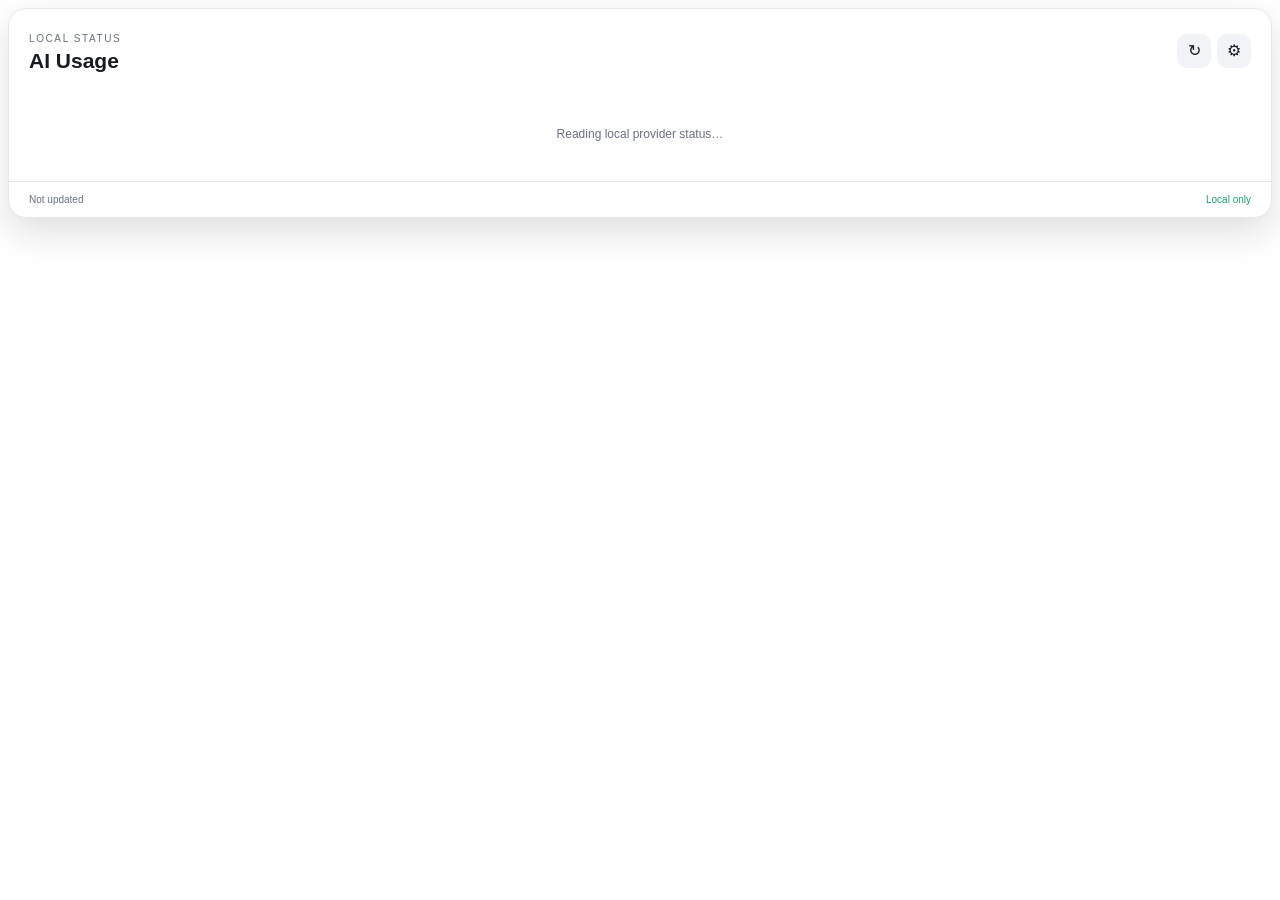
<file: ui/index.html>
<!doctype html>
<html lang="en">
  <head>
    <meta charset="UTF-8">
    <meta name="viewport" content="width=device-width, initial-scale=1">
    <title>AI Usage</title>
    <link rel="stylesheet" href="styles.css">
  </head>
  <body>
    <main>
      <header data-tauri-drag-region>
        <div data-tauri-drag-region>
          <span class="eyebrow" data-tauri-drag-region>LOCAL STATUS</span>
          <h1 data-tauri-drag-region>AI Usage</h1>
        </div>
        <div class="actions">
          <button id="refresh" type="button" title="Refresh usage" aria-label="Refresh usage">↻</button>
          <button id="settingsButton" type="button" title="Open settings" aria-label="Open settings">⚙</button>
        </div>
      </header>
      <section id="providers" aria-live="polite"><div class="loading">Reading local provider status…</div></section>
      <footer><span id="freshness">Not updated</span><span class="privacy">Local only</span></footer>
    </main>

    <dialog id="settings">
      <form method="dialog">
        <h2>Settings</h2>
        <label>Theme<select id="theme"><option value="system">System</option><option value="dark">Dark</option><option value="light">Light</option></select></label>
        <label><input id="always" type="checkbox"> Always on top</label>
        <label><input id="tray" type="checkbox"> Close to tray</label>
        <label><input id="startup" type="checkbox"> Start with Windows</label>
        <label>Refresh<select id="interval"><option value="1">1 minute</option><option value="5">5 minutes</option><option value="15">15 minutes</option><option value="30">30 minutes</option></select></label>
        <fieldset><legend>Providers</legend><label><input id="codex" type="checkbox"> Codex</label><label><input id="claude" type="checkbox"> Claude</label></fieldset>
        <p class="note">Usage information is processed locally. No analytics or telemetry.</p>
        <div class="dialog-actions"><button value="cancel">Cancel</button><button id="save" value="default">Save</button></div>
      </form>
    </dialog>
    <script src="app.js"></script>
  </body>
</html>
</file>
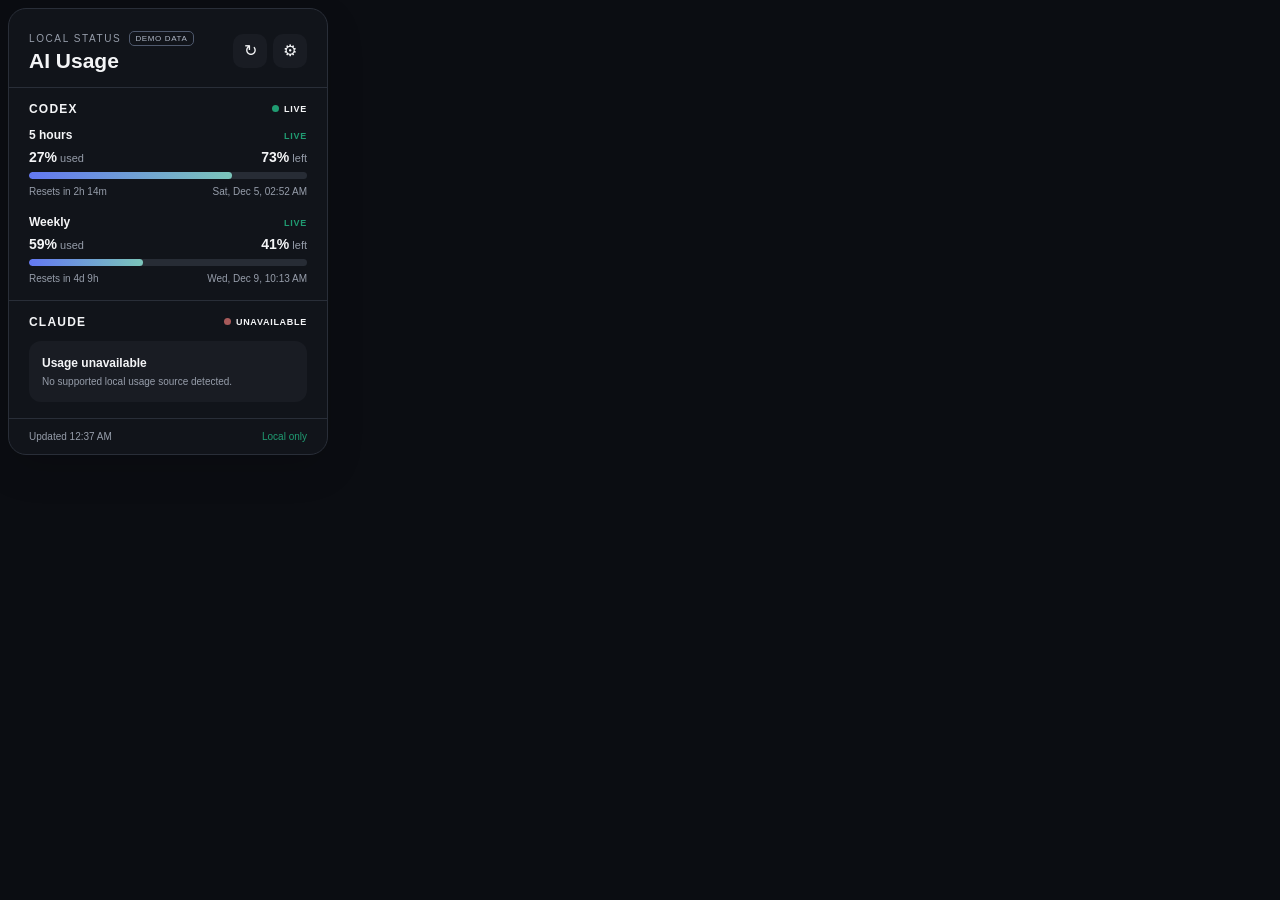
<file: docs/screenshot-harness.html>
<!doctype html>
<html lang="en">
  <head>
    <meta charset="UTF-8">
    <meta name="viewport" content="width=device-width, initial-scale=1">
    <title>AI Usage Widget screenshot harness</title>
    <link rel="stylesheet" href="../ui/styles.css">
    <style>
      html { background: #0b0d12; }
      body { width: 336px; min-height: 540px; }
      .demo-label { margin-left: 8px; padding: 2px 5px; border: 1px solid #4f596d; border-radius: 5px; color: #aeb6c5; font: 8px "Segoe UI", sans-serif; letter-spacing: .08em; vertical-align: 1px; }
    </style>
    <script>
      const now = Date.now();
      const demoTheme = new URLSearchParams(location.search).get("theme") || "dark";
      const snapshots = [
        { provider: "codex", status: "LIVE", windows: [
          { display_name: "5 hours", state: "LIVE", used_percent: 27, remaining_percent: 73, resets_at: new Date(now + 2.25 * 3600000).toISOString() },
          { display_name: "Weekly", state: "LIVE", used_percent: 59, remaining_percent: 41, resets_at: new Date(now + 4.4 * 86400000).toISOString() }
        ]},
        { provider: "claude", status: "UNAVAILABLE", windows: [], message: "No supported local usage source detected." }
      ];
      window.__TAURI__ = { core: { invoke: async (command) => command === "get_config"
        ? { theme: demoTheme, always_on_top: false, close_to_tray: true, start_with_windows: false, refresh_minutes: 5, codex_enabled: true, claude_enabled: true }
        : command === "refresh_usage" ? snapshots : null } };
    </script>
  </head>
  <body>
    <main>
      <header><div><span class="eyebrow">LOCAL STATUS</span><span class="demo-label">DEMO DATA</span><h1>AI Usage</h1></div><div class="actions"><button id="refresh" type="button" title="Refresh usage">↻</button><button id="settingsButton" type="button" title="Open settings">⚙</button></div></header>
      <section id="providers" aria-live="polite"><div class="loading">Loading…</div></section>
      <footer><span id="freshness">Not updated</span><span class="privacy">Local only</span></footer>
    </main>
    <dialog id="settings"><form method="dialog"><h2>Settings</h2><label>Theme<select id="theme"><option value="system">System</option><option value="dark">Dark</option><option value="light">Light</option></select></label><label><input id="always" type="checkbox"> Always on top</label><label><input id="tray" type="checkbox"> Close to tray</label><label><input id="startup" type="checkbox"> Start with Windows</label><label>Refresh<select id="interval"><option value="5">5 minutes</option></select></label><fieldset><legend>Providers</legend><label><input id="codex" type="checkbox"> Codex</label><label><input id="claude" type="checkbox"> Claude</label></fieldset><p class="note">Usage information is processed locally. No analytics or telemetry.</p><div class="dialog-actions"><button value="cancel">Cancel</button><button id="save" value="default">Save</button></div></form></dialog>
    <script src="../ui/app.js"></script>
  </body>
</html>
</file>
<file: ui/styles.css>
:root {
  color-scheme: light dark;
  --bg: #f1f3f7;
  --panel: #ffffff;
  --text: #171a21;
  --muted: #687080;
  --line: #e4e7ed;
  --accent: #6378f2;
  --accent-end: #7bc5ba;
  --track: #e7eaf0;
  --live: #209c72;
  --stale: #c48320;
  --bad: #a75a5a;
}

* { box-sizing: border-box; }
html, body { margin: 0; min-height: 100%; font-family: "Segoe UI Variable", "Segoe UI", sans-serif; background: transparent; color: var(--text); }
body { padding: 8px; }
main { background: var(--panel); border: 1px solid var(--line); border-radius: 18px; box-shadow: 0 14px 38px #0002; overflow: hidden; }
header { display: flex; align-items: center; justify-content: space-between; padding: 19px 20px 14px; user-select: none; }
.eyebrow { font-size: 10px; letter-spacing: .16em; color: var(--muted); }
h1 { font-size: 21px; line-height: 1.2; margin: 2px 0 0; font-weight: 650; }
.actions { display: flex; gap: 6px; }
button { min-width: 34px; min-height: 34px; border: 0; border-radius: 10px; background: var(--bg); color: var(--text); padding: 7px 10px; cursor: pointer; font: inherit; }
button:hover { filter: brightness(.96); }
button:focus-visible, select:focus-visible, input:focus-visible { outline: 2px solid var(--accent); outline-offset: 2px; }
button:disabled { opacity: .55; cursor: default; }
.spinning { animation: spin .7s linear infinite; }
@keyframes spin { to { transform: rotate(360deg); } }

.provider { padding: 14px 20px 16px; border-top: 1px solid var(--line); }
.provider-title { display: flex; align-items: center; justify-content: space-between; margin-bottom: 12px; }
.provider-title h2 { font-size: 12px; letter-spacing: .1em; margin: 0; }
.status, .window-state { font-size: 9px; letter-spacing: .08em; font-weight: 650; }
.status::before { content: ""; display: inline-block; width: 7px; height: 7px; border-radius: 50%; margin-right: 5px; background: var(--live); }
.status.STALE::before { background: var(--stale); }
.status.UNAVAILABLE::before { background: var(--bad); }
.window-state { color: var(--live); }
.window-state.STALE { color: var(--stale); }
.usage-window + .usage-window { margin-top: 18px; }
.window-head, .percent-row, .reset-row { display: flex; justify-content: space-between; align-items: baseline; gap: 12px; }
.window-head { font-size: 12px; margin-bottom: 7px; }
.percent-row { font-size: 11px; color: var(--muted); margin-bottom: 7px; }
.percent-row b { color: var(--text); font-size: 14px; font-weight: 650; }
.meter { height: 7px; border-radius: 10px; background: var(--track); overflow: hidden; }
.meter span { display: block; height: 100%; background: linear-gradient(90deg, var(--accent), var(--accent-end)); border-radius: 10px; }
.reset-row { font-size: 10px; color: var(--muted); margin-top: 7px; }
.reset-row span:last-child { text-align: right; }
.unavailable { background: var(--bg); border-radius: 12px; padding: 12px 13px; }
.unavailable strong { font-size: 12px; }
.unavailable p { font-size: 10px; color: var(--muted); line-height: 1.45; margin: 4px 0 0; }
.loading { padding: 40px 20px; color: var(--muted); text-align: center; font-size: 12px; }
footer { display: flex; justify-content: space-between; border-top: 1px solid var(--line); padding: 12px 20px; color: var(--muted); font-size: 10px; }
.privacy { color: var(--live); }

dialog { border: 1px solid var(--line); border-radius: 16px; background: var(--panel); color: var(--text); width: min(290px, calc(100vw - 32px)); padding: 20px; box-shadow: 0 18px 60px #0006; }
dialog::backdrop { background: #0006; }
dialog h2 { margin: 0 0 16px; font-size: 17px; }
dialog label { display: flex; align-items: center; justify-content: space-between; gap: 16px; margin: 12px 0; font-size: 12px; }
select { max-width: 145px; padding: 5px; border: 1px solid var(--line); border-radius: 7px; background: var(--bg); color: var(--text); }
fieldset { border: 1px solid var(--line); border-radius: 10px; margin: 14px 0; }
.note { font-size: 10px; color: var(--muted); line-height: 1.4; }
.dialog-actions { display: flex; justify-content: flex-end; gap: 8px; margin-top: 16px; }

@media (prefers-color-scheme: dark) {
  :root { --bg: #191c23; --panel: #11141a; --text: #f4f5f7; --muted: #969daa; --line: #292e38; --track: #272c35; }
}
html[data-theme="light"] { color-scheme: light; --bg: #f1f3f7; --panel: #fff; --text: #171a21; --muted: #687080; --line: #e4e7ed; --track: #e7eaf0; }
html[data-theme="dark"] { color-scheme: dark; --bg: #191c23; --panel: #11141a; --text: #f4f5f7; --muted: #969daa; --line: #292e38; --track: #272c35; }

@media (max-width: 320px) {
  header, .provider, footer { padding-left: 15px; padding-right: 15px; }
  .reset-row { display: block; }
  .reset-row span { display: block; }
  .reset-row span:last-child { text-align: left; margin-top: 2px; }
}
</file>
